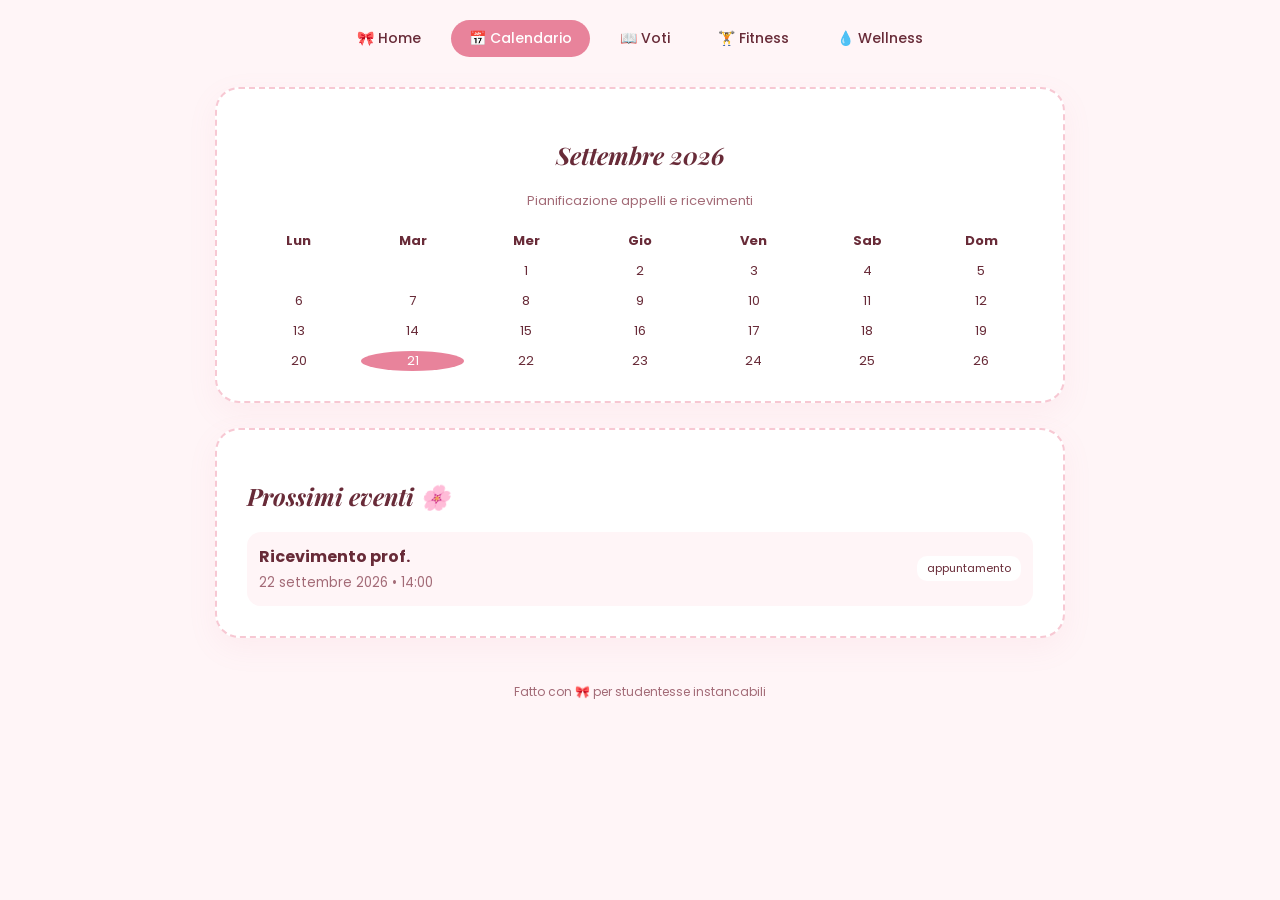
<file: calendar.html>
<!DOCTYPE html>
<html lang="it">
<head>
  <meta charset="UTF-8">
  <meta name="viewport" content="width=device-width, initial-scale=1.0">
  <title>Calendario | Coquette Studio</title>
  <link rel="stylesheet" href="style.css">
</head>
<body>

  <nav class="coquette-nav">
    <a href="dashboard.html">🎀 Home</a>
    <a href="calendar.html" class="active">📅 Calendario</a>
    <a href="grades.html">📖 Voti</a>
    <a href="fitness.html">🏋️ Fitness</a>
    <a href="wellness.html">💧 Wellness</a>
  </nav>

  <div class="coquette-card" style="text-align: center;">
    <h2>Settembre 2026</h2>
    <p style="font-size: 13px; color: var(--pink-text-muted);">Pianificazione appelli e ricevimenti</p>
    
    <div style="display: grid; grid-template-columns: repeat(7, 1fr); gap: 10px; margin-top: 20px; font-size: 13px;">
      <b>Lun</b><b>Mar</b><b>Mer</b><b>Gio</b><b>Ven</b><b>Sab</b><b>Dom</b>
      <span></span><span></span><span>1</span><span>2</span><span>3</span><span>4</span><span>5</span>
      <span>6</span><span>7</span><span>8</span><span>9</span><span>10</span><span>11</span><span>12</span>
      <span>13</span><span>14</span><span>15</span><span>16</span><span>17</span><span>18</span><span>19</span>
      <span>20</span><span style="background: var(--pink-accent); color: white; border-radius: 50%;">21</span><span>22</span><span>23</span><span>24</span><span>25</span><span>26</span>
    </div>
  </div>

  <div class="coquette-card">
    <h2>Prossimi eventi 🌸</h2>
    <div style="margin-top: 15px; display: flex; flex-direction: column; gap: 10px;">
      <div style="background: var(--pink-bg); padding: 12px; border-radius: 14px; display: flex; justify-content: space-between; align-items: center;">
        <div>
          <b>Ricevimento prof.</b><br>
          <small style="color: var(--pink-text-muted);">22 settembre 2026 • 14:00</small>
        </div>
        <span style="background: #fff; padding: 4px 10px; border-radius: 10px; font-size: 11px;">appuntamento</span>
      </div>
    </div>
  </div>

  <div class="footer-text">Fatto con 🎀 per studentesse instancabili</div>

</body>
</html>
</file>
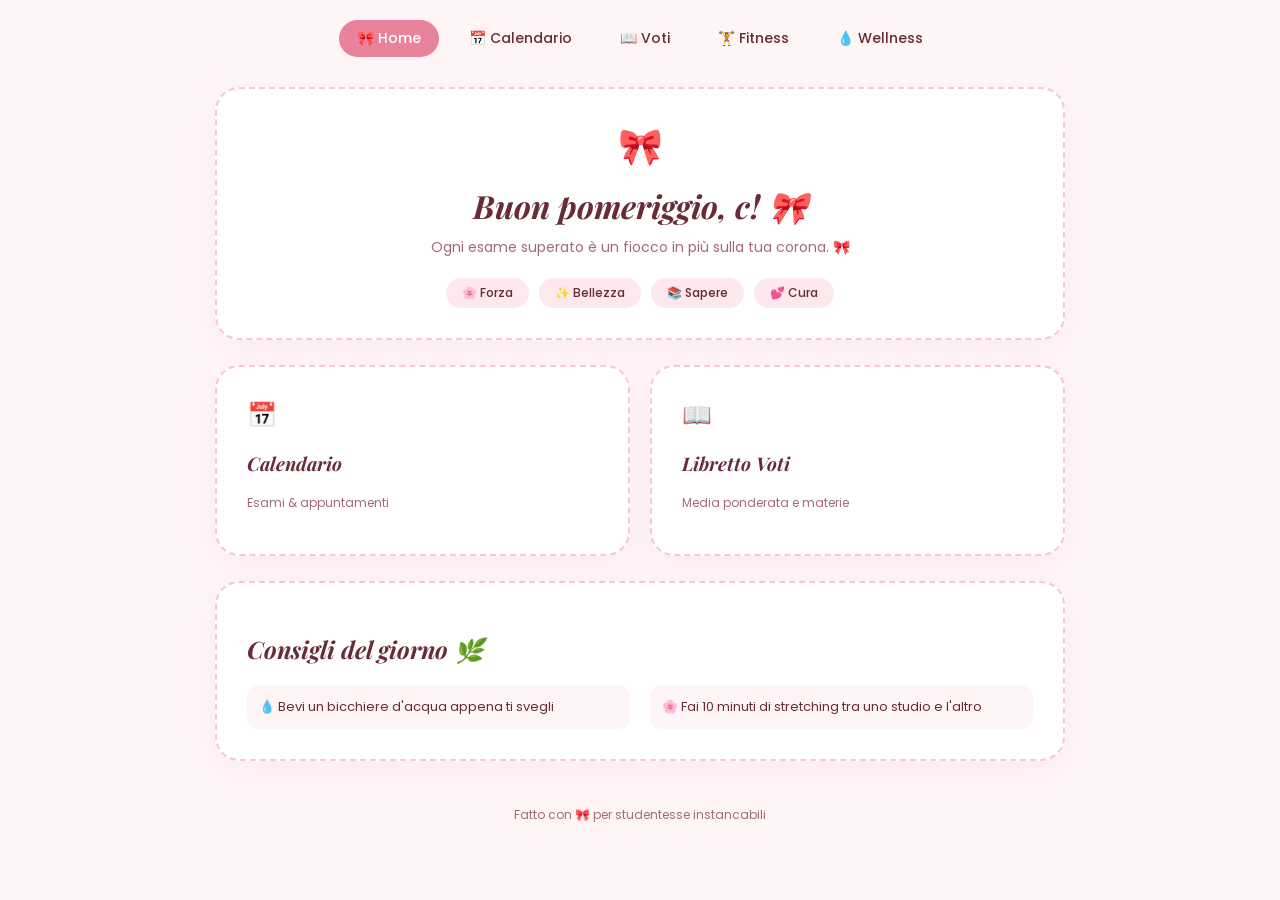
<file: dashboard.html>
<!DOCTYPE html>
<html lang="it">
<head>
  <meta charset="UTF-8">
  <meta name="viewport" content="width=device-width, initial-scale=1.0">
  <title>Home | Coquette Studio</title>
  <link rel="stylesheet" href="style.css">
</head>
<body>

  <!-- Menu Navigazione -->
  <nav class="coquette-nav">
    <a href="dashboard.html" class="active">🎀 Home</a>
    <a href="calendar.html">📅 Calendario</a>
    <a href="grades.html">📖 Voti</a>
    <a href="fitness.html">🏋️ Fitness</a>
    <a href="wellness.html">💧 Wellness</a>
  </nav>

  <!-- Card Saluto Principale -->
  <div class="coquette-card" style="text-align: center;">
    <div style="font-size: 36px; margin-bottom: 10px;">🎀</div>
    <h1 style="font-size: 32px; margin: 0;">Buon pomeriggio, c! 🎀</h1>
    <p style="color: var(--pink-text-muted); font-size: 14px; margin-top: 10px;">
      Ogni esame superato è un fiocco in più sulla tua corona. 🎀
    </p>

    <div style="display: flex; gap: 10px; justify-center; flex-wrap: wrap; margin-top: 20px; justify-content: center;">
      <span style="background: #FDE8ED; padding: 6px 16px; border-radius: 15px; font-size: 12px; font-weight: 500;">🌸 Forza</span>
      <span style="background: #FDE8ED; padding: 6px 16px; border-radius: 15px; font-size: 12px; font-weight: 500;">✨ Bellezza</span>
      <span style="background: #FDE8ED; padding: 6px 16px; border-radius: 15px; font-size: 12px; font-weight: 500;">📚 Sapere</span>
      <span style="background: #FDE8ED; padding: 6px 16px; border-radius: 15px; font-size: 12px; font-weight: 500;">💕 Cura</span>
    </div>
  </div>

  <!-- Griglia Scorciatoie Moduli -->
  <div style="width: 100%; max-width: 850px;" class="grid-2">
    <a href="calendar.html" style="text-decoration: none;">
      <div class="coquette-card" style="margin-bottom: 0;">
        <div style="font-size: 24px;">📅</div>
        <h3>Calendario</h3>
        <p style="font-size: 12px; color: var(--pink-text-muted);">Esami & appuntamenti</p>
      </div>
    </a>
    <a href="grades.html" style="text-decoration: none;">
      <div class="coquette-card" style="margin-bottom: 0;">
        <div style="font-size: 24px;">📖</div>
        <h3>Libretto Voti</h3>
        <p style="font-size: 12px; color: var(--pink-text-muted);">Media ponderata e materie</p>
      </div>
    </a>
  </div>

  <!-- Consigli del Giorno -->
  <div class="coquette-card" style="margin-top: 25px;">
    <h2>Consigli del giorno 🌿</h2>
    <div class="grid-2" style="margin-top: 15px;">
      <div style="background: var(--pink-bg); padding: 12px; border-radius: 12px; font-size: 13px;">
        💧 Bevi un bicchiere d'acqua appena ti svegli
      </div>
      <div style="background: var(--pink-bg); padding: 12px; border-radius: 12px; font-size: 13px;">
        🌸 Fai 10 minuti di stretching tra uno studio e l'altro
      </div>
    </div>
  </div>

  <div class="footer-text">Fatto con 🎀 per studentesse instancabili</div>

</body>
</html>
</file>
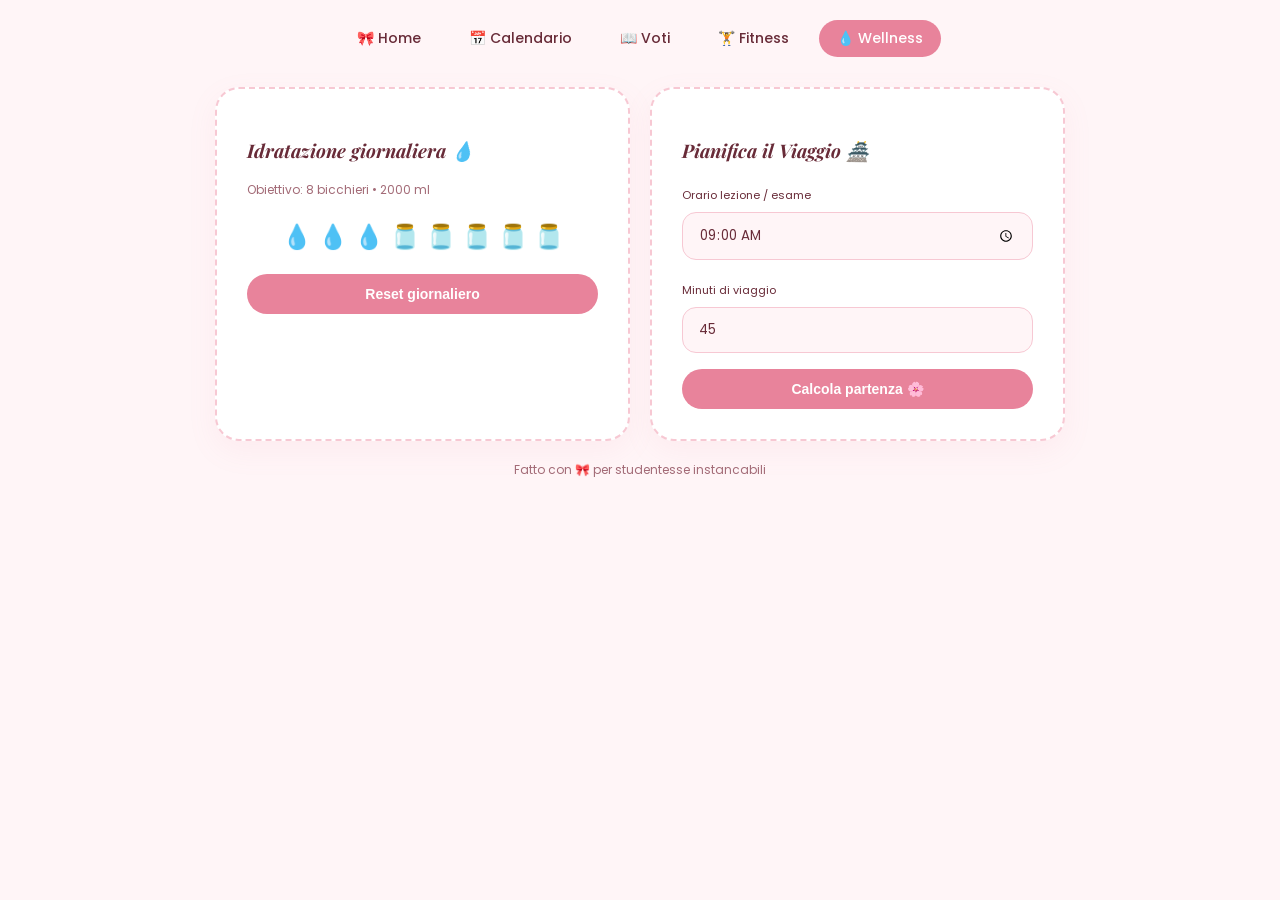
<file: wellness.html>
<!DOCTYPE html>
<html lang="it">
<head>
  <meta charset="UTF-8">
  <meta name="viewport" content="width=device-width, initial-scale=1.0">
  <title>Wellness | Coquette Studio</title>
  <link rel="stylesheet" href="style.css">
</head>
<body>

  <nav class="coquette-nav">
    <a href="dashboard.html">🎀 Home</a>
    <a href="calendar.html">📅 Calendario</a>
    <a href="grades.html">📖 Voti</a>
    <a href="fitness.html">🏋️ Fitness</a>
    <a href="wellness.html" class="active">💧 Wellness</a>
  </nav>

  <div class="grid-2" style="width: 100%; max-width: 850px;">
    <!-- Idratazione -->
    <div class="coquette-card" style="margin-bottom: 0;">
      <h3>Idratazione giornaliera 💧</h3>
      <p style="font-size: 12px; color: var(--pink-text-muted);">Obiettivo: 8 bicchieri • 2000 ml</p>
      <div style="font-size: 24px; text-align: center; margin: 20px 0;">
        💧 💧 💧 🫙 🫙 🫙 🫙 🫙
      </div>
      <button class="btn-coquette">Reset giornaliero</button>
    </div>

    <!-- Pianificazione Tragitto -->
    <div class="coquette-card" style="margin-bottom: 0;">
      <h3>Pianifica il Viaggio 🏯</h3>
      <label style="font-size: 11px;">Orario lezione / esame</label>
      <input type="time" value="09:00">
      
      <label style="font-size: 11px;">Minuti di viaggio</label>
      <input type="number" value="45">

      <button class="btn-coquette">Calcola partenza 🌸</button>
    </div>
  </div>

  <div class="footer-text">Fatto con 🎀 per studentesse instancabili</div>

</body>
</html>
</file>
<file: style.css>
@import url('https://fonts.googleapis.com/css2?family=Playfair+Display:ital,wght@0,600;0,700;1,400&family=Poppins:wght@300;400;500;600&display=swap');

:root {
  --pink-bg: #FFF5F7;
  --pink-card: #FFFFFF;
  --pink-accent: #E8839B;
  --pink-accent-hover: #D66D86;
  --pink-border: #F7C8D3;
  --pink-text-dark: #682B38;
  --pink-text-muted: #A36B77;
  --pink-soft-btn: #FDE8ED;
}

body {
  margin: 0;
  padding: 0;
  font-family: 'Poppins', sans-serif;
  background-color: var(--pink-bg);
  color: var(--pink-text-dark);
  display: flex;
  flex-direction: column;
  align-items: center;
  min-height: 100vh;
}

/* Decorazione Bordo Tratteggiato Coquette */
.coquette-card {
  background: var(--pink-card);
  border: 2px dashed var(--pink-border);
  border-radius: 24px;
  padding: 30px;
  box-shadow: 0 10px 30px rgba(232, 131, 155, 0.08);
  width: 100%;
  max-width: 850px;
  box-sizing: border-box;
  margin-bottom: 25px;
}

/* Titoli Eleganti in Corsivo */
h1, h2, h3, .font-heading {
  font-family: 'Playfair Display', serif;
  font-style: italic;
  color: var(--pink-text-dark);
}

/* Navigation Bar Superior */
nav.coquette-nav {
  display: flex;
  gap: 12px;
  margin: 20px 0 30px 0;
  flex-wrap: wrap;
  justify-content: center;
}

nav.coquette-nav a {
  text-decoration: none;
  padding: 8px 18px;
  border-radius: 20px;
  font-size: 14px;
  font-weight: 500;
  color: var(--pink-text-dark);
  background-color: transparent;
  transition: all 0.3s ease;
  display: flex;
  align-items: center;
  gap: 6px;
}

nav.coquette-nav a:hover, nav.coquette-nav a.active {
  background-color: var(--pink-accent);
  color: #ffffff;
}

/* Pulsanti Coquette */
.btn-coquette {
  background-color: var(--pink-accent);
  color: white;
  border: none;
  padding: 12px 24px;
  border-radius: 20px;
  font-weight: 600;
  cursor: pointer;
  transition: background 0.3s ease;
  width: 100%;
  display: flex;
  justify-content: center;
  align-items: center;
  gap: 10px;
  font-size: 14px;
  text-decoration: none;
  box-sizing: border-box;
}

.btn-coquette:hover {
  background-color: var(--pink-accent-hover);
}

/* Pulsanti OAuth (Google e Apple) */
.btn-oauth {
  background-color: #ffffff;
  color: #4a4a4a;
  border: 1px solid var(--pink-border);
  padding: 12px 20px;
  border-radius: 20px;
  font-weight: 500;
  cursor: pointer;
  width: 100%;
  display: flex;
  align-items: center;
  justify-content: center;
  gap: 12px;
  font-size: 14px;
  margin-bottom: 12px;
  text-decoration: none;
  box-sizing: border-box;
  transition: background 0.2s ease;
}

.btn-oauth:hover {
  background-color: var(--pink-soft-btn);
}

/* Form Inputs */
input, select {
  width: 100%;
  padding: 12px 16px;
  border: 1px solid var(--pink-border);
  border-radius: 14px;
  background-color: var(--pink-bg);
  color: var(--pink-text-dark);
  box-sizing: border-box;
  outline: none;
  margin-top: 6px;
  margin-bottom: 16px;
  font-family: 'Poppins', sans-serif;
}

/* Griglie e Layout Interni */
.grid-2 {
  display: grid;
  grid-template-columns: 1fr 1fr;
  gap: 20px;
}

@media (max-width: 600px) {
  .grid-2 {
    grid-template-columns: 1fr;
  }
}

.footer-text {
  font-size: 12px;
  color: var(--pink-text-muted);
  text-align: center;
  margin-top: 20px;
  margin-bottom: 30px;
}
</file>
